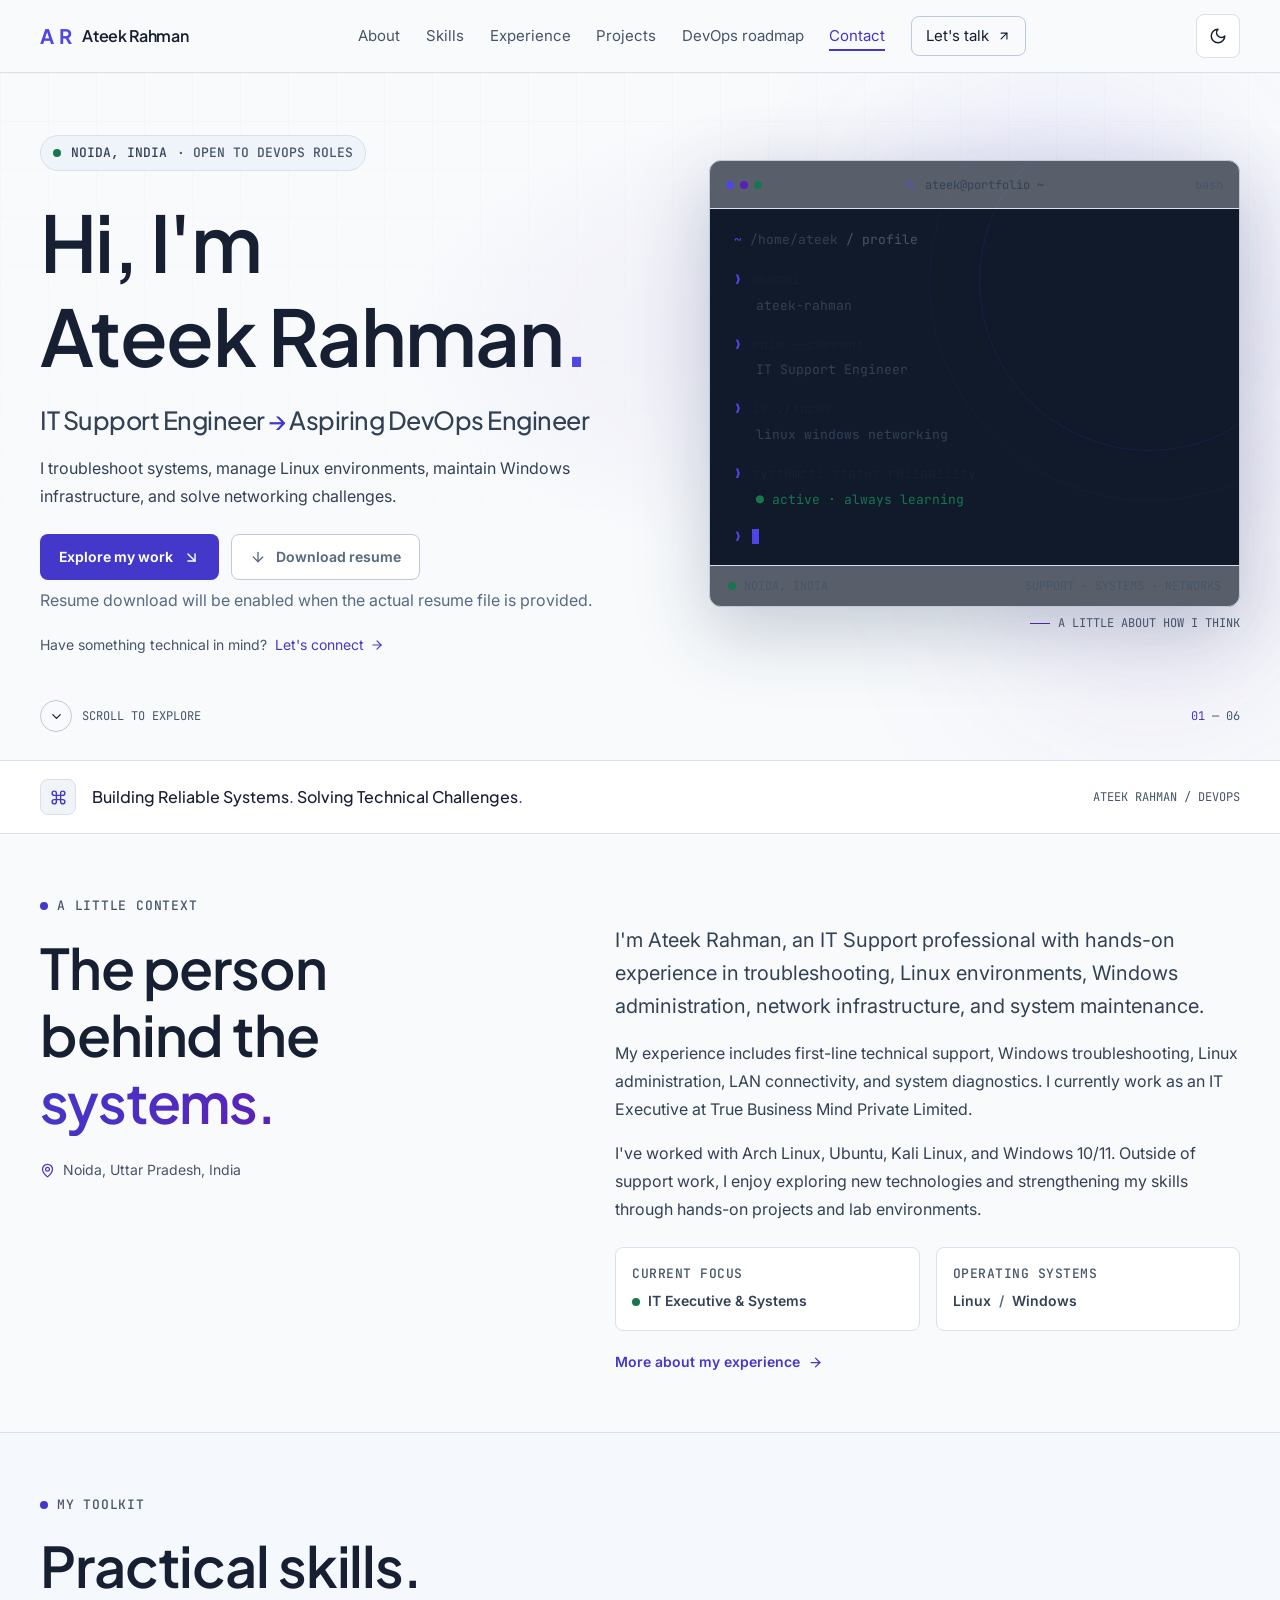
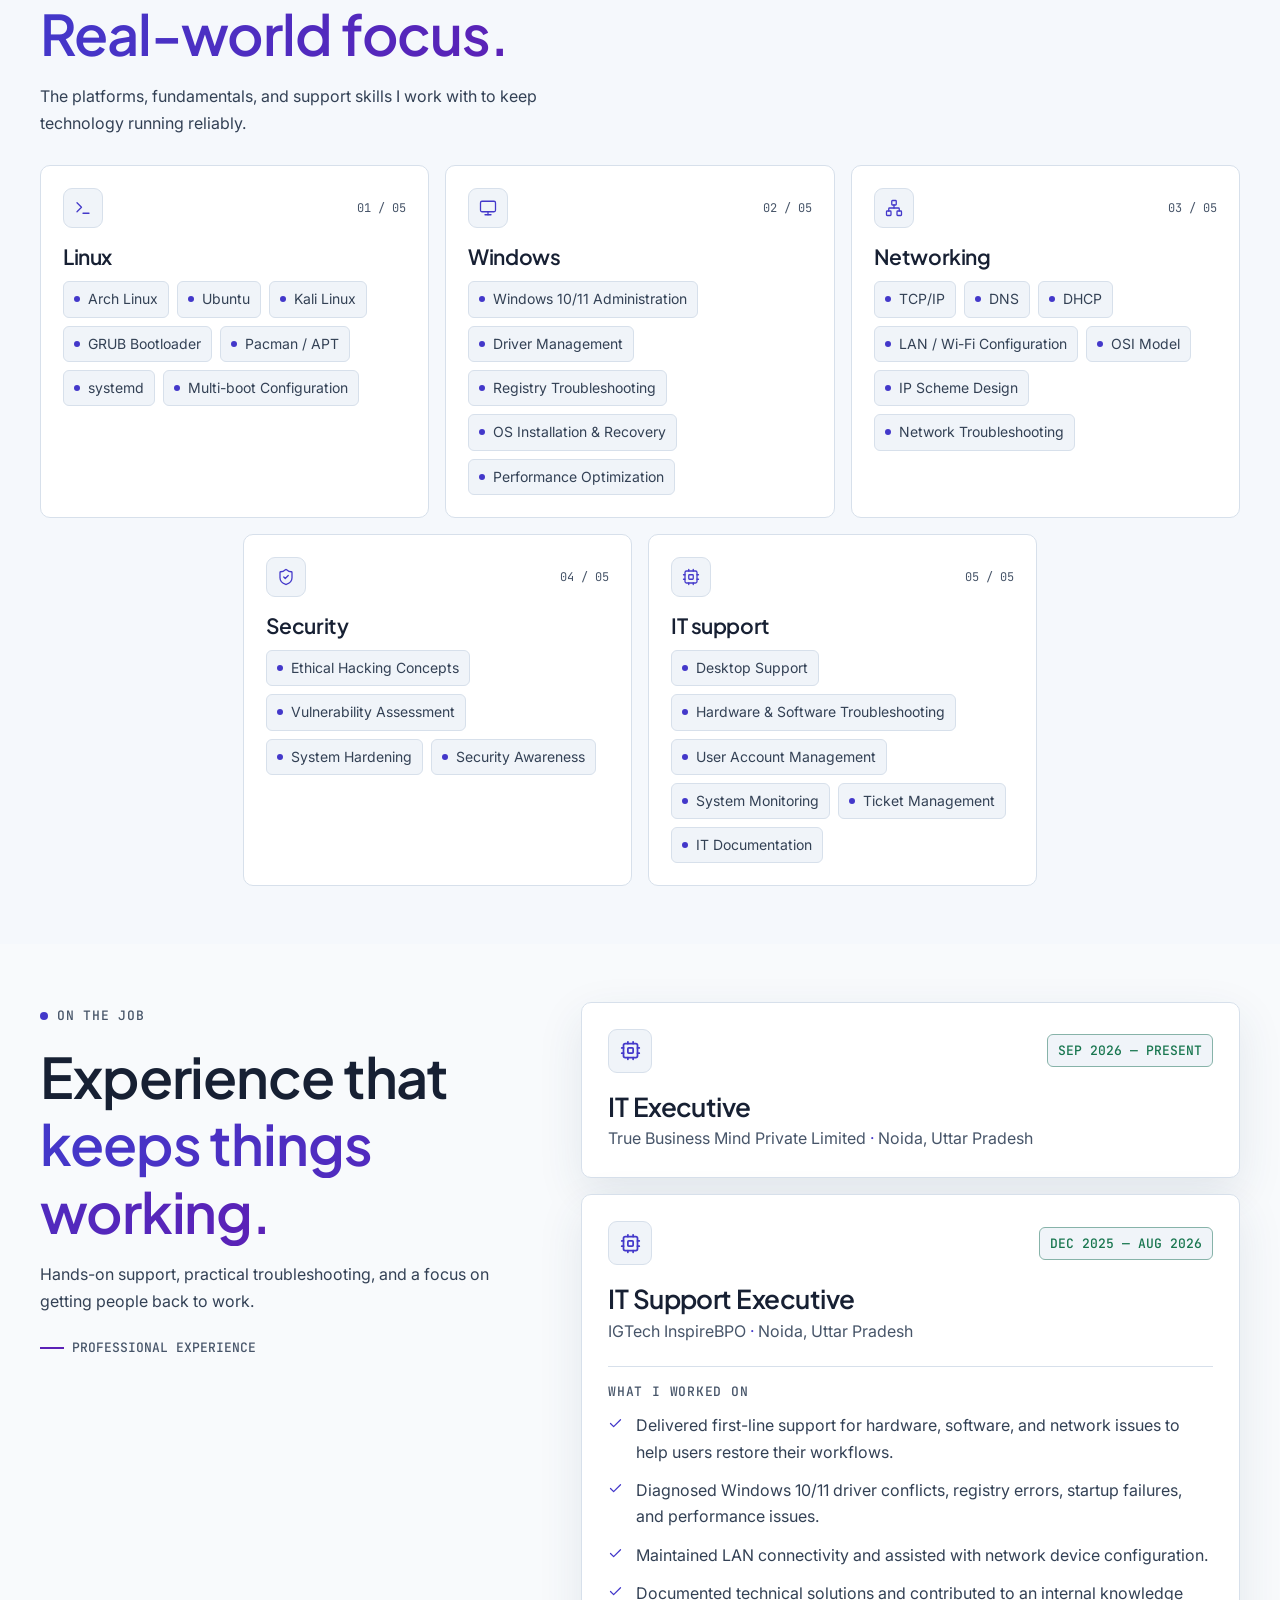
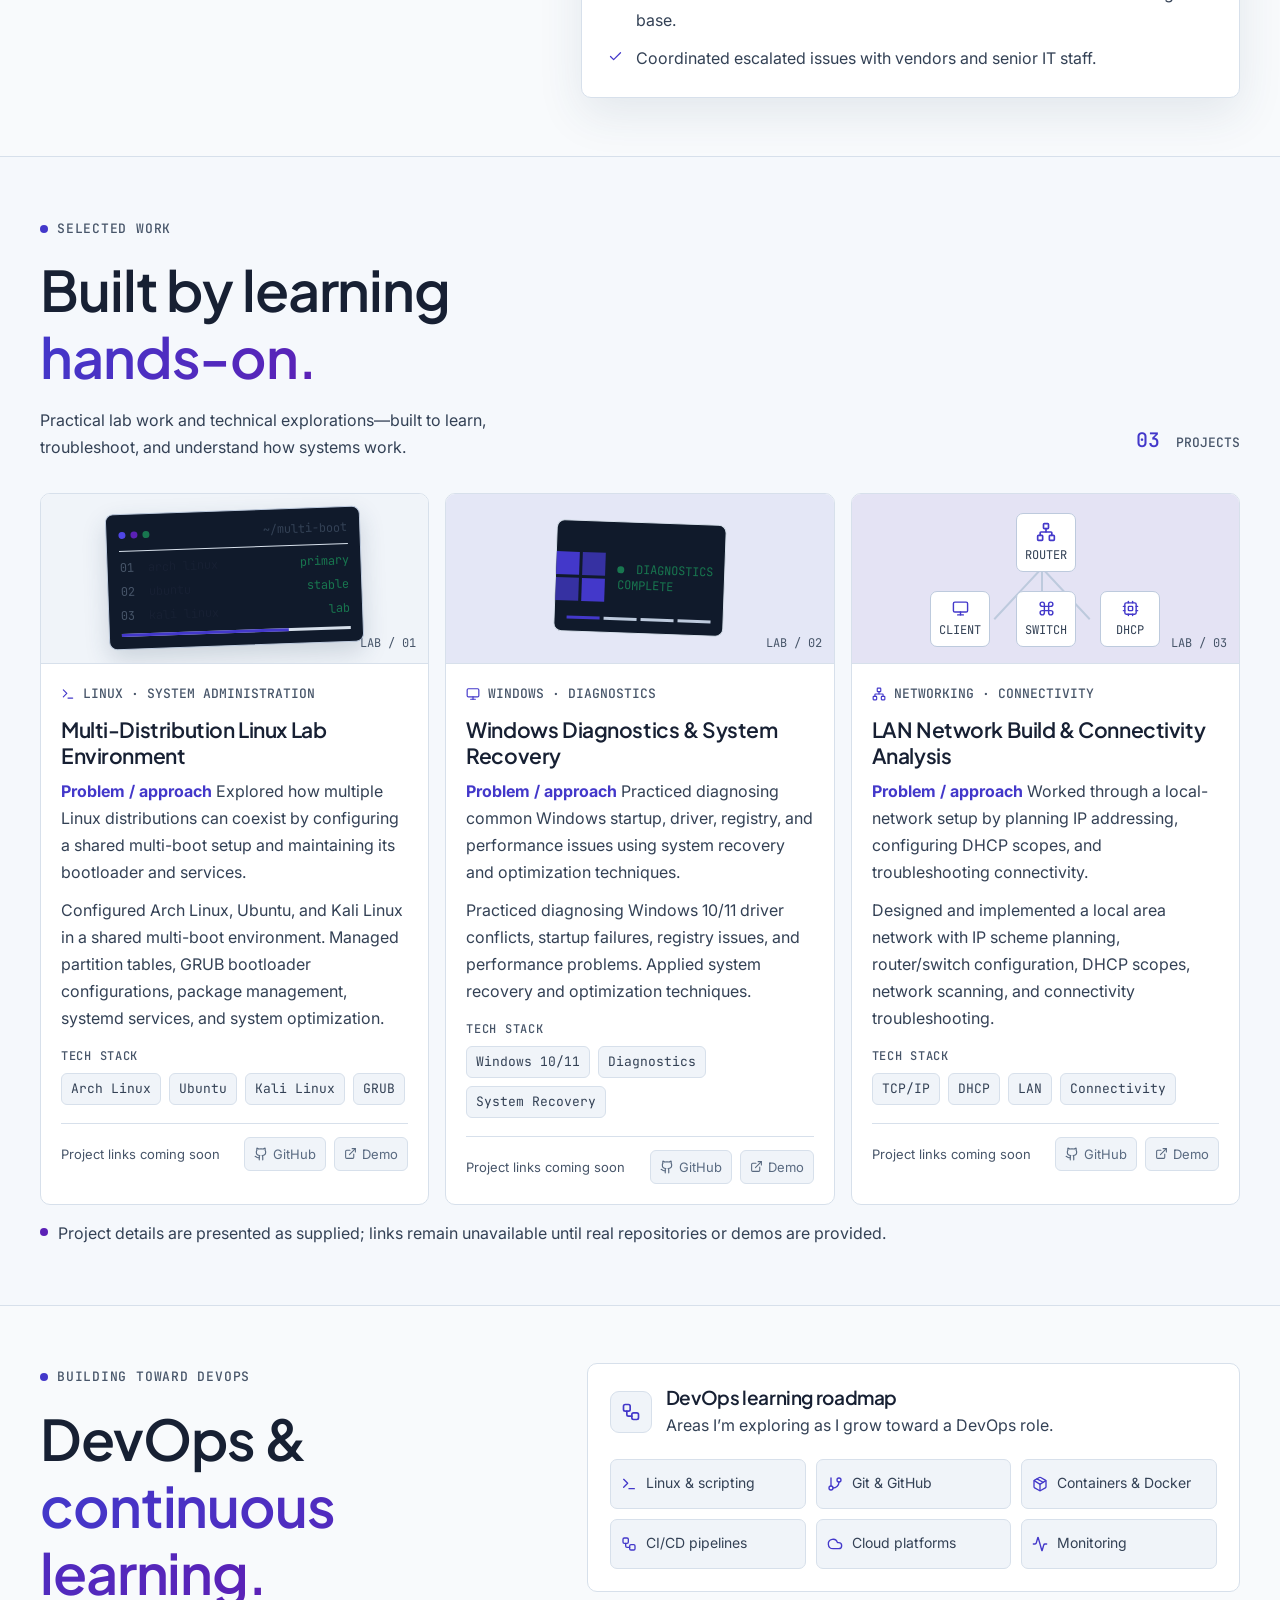
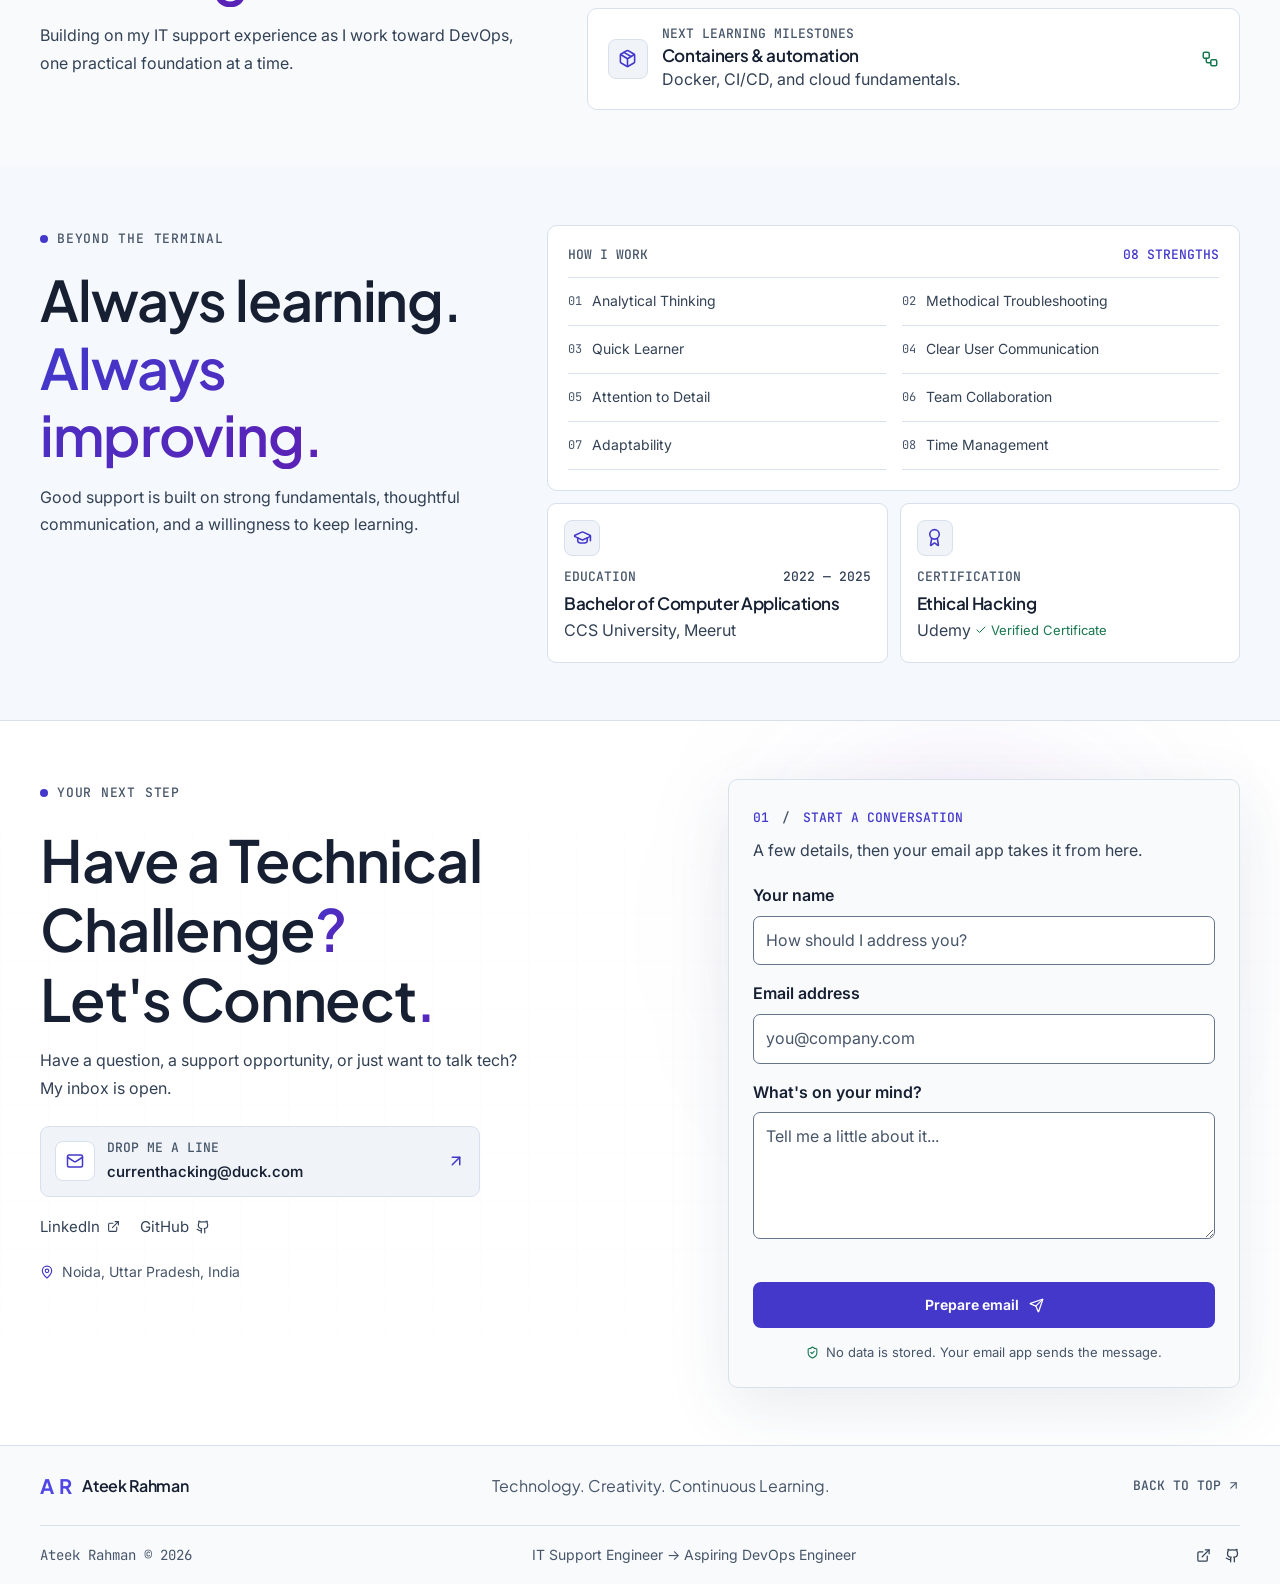
<file: index.html>
<!doctype html>
<html lang="en">
  <head><meta name="google-site-verification" content="1L6IphFk2gnOPIhrd0Ub6ZtjNwcolWRlRJQWsFuO0o8" />
    <meta charset="UTF-8" />
    <meta name="viewport" content="width=device-width, initial-scale=1.0" />
    <meta name="theme-color" content="#080b12" />
    <meta
      name="description"
      content="Ateek Rahman is an IT Support Engineer aspiring to DevOps Engineer roles. Explore his hands-on work in Linux, Windows, networking, and DevOps learning."
    />
    <meta name="robots" content="index, follow" />
    <script>
      const savedTheme = localStorage.getItem("portfolio-theme");
      document.documentElement.dataset.theme =
        savedTheme === "light" || savedTheme === "dark"
          ? savedTheme
          : window.matchMedia("(prefers-color-scheme: light)").matches
            ? "light"
            : "dark";
    </script>
    <meta property="og:type" content="website" />
    <meta property="og:locale" content="en_IN" />
    <meta property="og:site_name" content="Ateek Rahman" />
    <meta property="og:title" content="Ateek Rahman — IT Support Engineer & Aspiring DevOps Engineer" />
    <meta
      property="og:description"
      content="IT Support Engineer → Aspiring DevOps Engineer. Building reliable systems and growing into DevOps."
    />
    <meta property="og:url" content="https://archdyne.github.io" />
    <meta name="twitter:card" content="summary" />
    <meta name="twitter:title" content="Ateek Rahman — IT Support Engineer & Aspiring DevOps Engineer" />
    <meta
      name="twitter:description"
      content="IT Support Engineer → Aspiring DevOps Engineer. Building reliable systems and growing into DevOps."
    />
    <link rel="canonical" href="https://archdyne.github.io" />
    <link rel="icon" type="image/svg+xml" href="/favicon.svg" />
    <link rel="preconnect" href="https://fonts.googleapis.com" />
    <link rel="preconnect" href="https://fonts.gstatic.com" crossorigin />
    <link
      href="https://fonts.googleapis.com/css2?family=Inter:wght@400;500;600;700&family=JetBrains+Mono:wght@400;500;600&family=Plus+Jakarta+Sans:wght@400;500;600;700&display=swap"
      rel="stylesheet"
    />
    <title>Ateek Rahman — IT Support Engineer &amp; Aspiring DevOps Engineer</title>
    <script type="module" crossorigin src="/assets/index-BVsHJU5A.js"></script>
    <link rel="stylesheet" crossorigin href="/assets/index-DnHUOJtV.css">
  </head>
  <body>
    <div id="root"></div>
  </body>
</html>
</file>
<file: assets/index-DnHUOJtV.css>
*,:before,:after{--tw-border-spacing-x: 0;--tw-border-spacing-y: 0;--tw-translate-x: 0;--tw-translate-y: 0;--tw-rotate: 0;--tw-skew-x: 0;--tw-skew-y: 0;--tw-scale-x: 1;--tw-scale-y: 1;--tw-pan-x: ;--tw-pan-y: ;--tw-pinch-zoom: ;--tw-scroll-snap-strictness: proximity;--tw-gradient-from-position: ;--tw-gradient-via-position: ;--tw-gradient-to-position: ;--tw-ordinal: ;--tw-slashed-zero: ;--tw-numeric-figure: ;--tw-numeric-spacing: ;--tw-numeric-fraction: ;--tw-ring-inset: ;--tw-ring-offset-width: 0px;--tw-ring-offset-color: #fff;--tw-ring-color: rgb(59 130 246 / .5);--tw-ring-offset-shadow: 0 0 #0000;--tw-ring-shadow: 0 0 #0000;--tw-shadow: 0 0 #0000;--tw-shadow-colored: 0 0 #0000;--tw-blur: ;--tw-brightness: ;--tw-contrast: ;--tw-grayscale: ;--tw-hue-rotate: ;--tw-invert: ;--tw-saturate: ;--tw-sepia: ;--tw-drop-shadow: ;--tw-backdrop-blur: ;--tw-backdrop-brightness: ;--tw-backdrop-contrast: ;--tw-backdrop-grayscale: ;--tw-backdrop-hue-rotate: ;--tw-backdrop-invert: ;--tw-backdrop-opacity: ;--tw-backdrop-saturate: ;--tw-backdrop-sepia: ;--tw-contain-size: ;--tw-contain-layout: ;--tw-contain-paint: ;--tw-contain-style: }::backdrop{--tw-border-spacing-x: 0;--tw-border-spacing-y: 0;--tw-translate-x: 0;--tw-translate-y: 0;--tw-rotate: 0;--tw-skew-x: 0;--tw-skew-y: 0;--tw-scale-x: 1;--tw-scale-y: 1;--tw-pan-x: ;--tw-pan-y: ;--tw-pinch-zoom: ;--tw-scroll-snap-strictness: proximity;--tw-gradient-from-position: ;--tw-gradient-via-position: ;--tw-gradient-to-position: ;--tw-ordinal: ;--tw-slashed-zero: ;--tw-numeric-figure: ;--tw-numeric-spacing: ;--tw-numeric-fraction: ;--tw-ring-inset: ;--tw-ring-offset-width: 0px;--tw-ring-offset-color: #fff;--tw-ring-color: rgb(59 130 246 / .5);--tw-ring-offset-shadow: 0 0 #0000;--tw-ring-shadow: 0 0 #0000;--tw-shadow: 0 0 #0000;--tw-shadow-colored: 0 0 #0000;--tw-blur: ;--tw-brightness: ;--tw-contrast: ;--tw-grayscale: ;--tw-hue-rotate: ;--tw-invert: ;--tw-saturate: ;--tw-sepia: ;--tw-drop-shadow: ;--tw-backdrop-blur: ;--tw-backdrop-brightness: ;--tw-backdrop-contrast: ;--tw-backdrop-grayscale: ;--tw-backdrop-hue-rotate: ;--tw-backdrop-invert: ;--tw-backdrop-opacity: ;--tw-backdrop-saturate: ;--tw-backdrop-sepia: ;--tw-contain-size: ;--tw-contain-layout: ;--tw-contain-paint: ;--tw-contain-style: }*,:before,:after{box-sizing:border-box;border-width:0;border-style:solid;border-color:#e5e7eb}:before,:after{--tw-content: ""}html,:host{line-height:1.5;-webkit-text-size-adjust:100%;-moz-tab-size:4;-o-tab-size:4;tab-size:4;font-family:Inter,system-ui,sans-serif;font-feature-settings:normal;font-variation-settings:normal;-webkit-tap-highlight-color:transparent}body{margin:0;line-height:inherit}hr{height:0;color:inherit;border-top-width:1px}abbr:where([title]){-webkit-text-decoration:underline dotted;text-decoration:underline dotted}h1,h2,h3,h4,h5,h6{font-size:inherit;font-weight:inherit}a{color:inherit;text-decoration:inherit}b,strong{font-weight:bolder}code,kbd,samp,pre{font-family:JetBrains Mono,ui-monospace,monospace;font-feature-settings:normal;font-variation-settings:normal;font-size:1em}small{font-size:80%}sub,sup{font-size:75%;line-height:0;position:relative;vertical-align:baseline}sub{bottom:-.25em}sup{top:-.5em}table{text-indent:0;border-color:inherit;border-collapse:collapse}button,input,optgroup,select,textarea{font-family:inherit;font-feature-settings:inherit;font-variation-settings:inherit;font-size:100%;font-weight:inherit;line-height:inherit;letter-spacing:inherit;color:inherit;margin:0;padding:0}button,select{text-transform:none}button,input:where([type=button]),input:where([type=reset]),input:where([type=submit]){-webkit-appearance:button;background-color:transparent;background-image:none}:-moz-focusring{outline:auto}:-moz-ui-invalid{box-shadow:none}progress{vertical-align:baseline}::-webkit-inner-spin-button,::-webkit-outer-spin-button{height:auto}[type=search]{-webkit-appearance:textfield;outline-offset:-2px}::-webkit-search-decoration{-webkit-appearance:none}::-webkit-file-upload-button{-webkit-appearance:button;font:inherit}summary{display:list-item}blockquote,dl,dd,h1,h2,h3,h4,h5,h6,hr,figure,p,pre{margin:0}fieldset{margin:0;padding:0}legend{padding:0}ol,ul,menu{list-style:none;margin:0;padding:0}dialog{padding:0}textarea{resize:vertical}input::-moz-placeholder,textarea::-moz-placeholder{opacity:1;color:#9ca3af}input::placeholder,textarea::placeholder{opacity:1;color:#9ca3af}button,[role=button]{cursor:pointer}:disabled{cursor:default}img,svg,video,canvas,audio,iframe,embed,object{display:block;vertical-align:middle}img,video{max-width:100%;height:auto}[hidden]:where(:not([hidden=until-found])){display:none}.visible{visibility:visible}.grow{flex-grow:1}.transform{transform:translate(var(--tw-translate-x),var(--tw-translate-y)) rotate(var(--tw-rotate)) skew(var(--tw-skew-x)) skewY(var(--tw-skew-y)) scaleX(var(--tw-scale-x)) scaleY(var(--tw-scale-y))}.resize{resize:both}.\!ring{--tw-ring-offset-shadow: var(--tw-ring-inset) 0 0 0 var(--tw-ring-offset-width) var(--tw-ring-offset-color) !important;--tw-ring-shadow: var(--tw-ring-inset) 0 0 0 calc(3px + var(--tw-ring-offset-width)) var(--tw-ring-color) !important;box-shadow:var(--tw-ring-offset-shadow),var(--tw-ring-shadow),var(--tw-shadow, 0 0 #0000)!important}.ring{--tw-ring-offset-shadow: var(--tw-ring-inset) 0 0 0 var(--tw-ring-offset-width) var(--tw-ring-offset-color);--tw-ring-shadow: var(--tw-ring-inset) 0 0 0 calc(3px + var(--tw-ring-offset-width)) var(--tw-ring-color);box-shadow:var(--tw-ring-offset-shadow),var(--tw-ring-shadow),var(--tw-shadow, 0 0 #0000)}.blur{--tw-blur: blur(8px);filter:var(--tw-blur) var(--tw-brightness) var(--tw-contrast) var(--tw-grayscale) var(--tw-hue-rotate) var(--tw-invert) var(--tw-saturate) var(--tw-sepia) var(--tw-drop-shadow)}.filter{filter:var(--tw-blur) var(--tw-brightness) var(--tw-contrast) var(--tw-grayscale) var(--tw-hue-rotate) var(--tw-invert) var(--tw-saturate) var(--tw-sepia) var(--tw-drop-shadow)}.transition{transition-property:color,background-color,border-color,text-decoration-color,fill,stroke,opacity,box-shadow,transform,filter,backdrop-filter;transition-timing-function:cubic-bezier(.4,0,.2,1);transition-duration:.15s}:root{font-family:Inter,system-ui,sans-serif;font-synthesis:none;text-rendering:optimizeLegibility;-webkit-font-smoothing:antialiased;-moz-osx-font-smoothing:grayscale;font-optical-sizing:auto;font-weight:400;color-scheme:dark;--page: #080b12;--surface: #0c111b;--surface-raised: #101725;--surface-inset: #090e17;--text: #f3f6fb;--text-secondary: #c3ccda;--text-muted: #b6c1d2;--text-faint: #aeb9ca;--border: #283242;--border-strong: #37445a;--input-border: #64748b;--accent: #82dcff;--accent-strong: #45a8e8;--accent-secondary: #aaa1ff;--button-primary: #155eaa;--success: #77d9a8;--error: #ff8585;--hover-glow: color-mix(in srgb, var(--accent-strong) 34%, transparent);--on-accent: #080b12;--pill: #111b29;--terminal-bg: #080d15;--shadow: #000000;--font-display: "Plus Jakarta Sans", system-ui, sans-serif;--font-body: "Inter", system-ui, sans-serif;--font-mono: "JetBrains Mono", monospace;--ease: cubic-bezier(.4, 0, .2, 1);--fast: .15s;--base: .25s;--stagger: 80ms;--content-width: 1200px;--section-space: clamp(40px, 4.5vw, 60px);color:var(--text);background:var(--page)}:root[data-theme=light]{color-scheme:light;--page: #f8fafc;--surface: #ffffff;--surface-raised: #f0f4f9;--surface-inset: #f5f8fc;--text: #172033;--text-secondary: #334155;--text-muted: #475569;--text-faint: #596a81;--border: #d7e0eb;--border-strong: #bdcadd;--input-border: #64748b;--accent: #4f46e5;--accent-strong: #4338ca;--accent-secondary: #5b21b6;--button-primary: #4338ca;--success: #18764f;--error: #b42318;--hover-glow: color-mix(in srgb, var(--accent-strong) 28%, transparent);--on-accent: #ffffff;--pill: #eef4fa;--terminal-bg: #101a2b;--shadow: #28415e}*{box-sizing:border-box}em,i{font-style:normal}html{scroll-behavior:smooth;scroll-padding-top:88px}body{min-width:320px;margin:0;color:var(--text);background:var(--page);font:400 16px/1.6 var(--font-body)}body,button,input,textarea{font-family:var(--font-body)}button,a{-webkit-tap-highlight-color:transparent}button{color:inherit}a{color:inherit;text-decoration:none}img{display:block;max-width:100%}::-moz-selection{color:var(--page);background:var(--accent)}::selection{color:var(--page);background:var(--accent)}:focus-visible{outline:3px solid var(--accent-strong);outline-offset:4px}.site-shell{overflow:clip}.scroll-progress{position:fixed;z-index:30;inset:0 0 auto;height:3px;background:var(--accent-strong);transform:scaleX(0);transform-origin:left center;pointer-events:none}:where(:root[data-motion-ready=true]) [data-reveal],:where(:root[data-motion-ready=true]) [data-reveal=stagger]>*{opacity:0;transform:translateY(24px)}:where(:root[data-motion-ready=true]) [data-reveal].is-visible,:where(:root[data-motion-ready=true]) [data-reveal=stagger]>.is-visible{opacity:1;transform:translateY(0);transition:transform var(--base) var(--ease),opacity var(--base) var(--ease);transition-delay:var(--reveal-delay, 0ms)}.page-container{width:min(var(--content-width),calc(100% - 48px));margin-inline:auto}.skip-link{position:fixed;z-index:20;top:8px;left:8px;transform:translateY(-150%);padding:8px 16px;border-radius:8px;color:var(--page);background:var(--accent);font-weight:700}.skip-link:focus{transform:translateY(0)}.site-header{position:sticky;z-index:10;top:0;border-bottom:1px solid var(--border);background:var(--page)}:root[data-scrolled=true] .site-header{background:color-mix(in srgb,var(--page) 86%,transparent);-webkit-backdrop-filter:blur(16px);backdrop-filter:blur(16px)}.header-inner{width:min(var(--content-width),calc(100% - 48px));min-height:72px;display:flex;align-items:center;justify-content:space-between;gap:16px;margin-inline:auto}.brand-mark{flex:0 0 auto;display:inline-flex;align-items:center;gap:10px;font:600 16px/1.2 var(--font-display);letter-spacing:-.02em}.brand-symbol{color:var(--accent);font:700 20px/1 var(--font-display);letter-spacing:.02em;white-space:pre}.brand-symbol>span{color:var(--accent-secondary)}.main-nav{display:flex;align-items:center;justify-content:flex-end;gap:clamp(12px,2vw,26px)}.main-nav>a{position:relative;min-height:44px;display:inline-flex;align-items:center;color:var(--text-muted);font-size:15px}.main-nav>a:not(.nav-cta):after{position:absolute;right:0;bottom:7px;left:0;height:2px;background:var(--accent-strong);content:"";opacity:0;transform:scaleX(0);transform-origin:left center;transition:transform var(--base) var(--ease),opacity var(--fast) var(--ease)}.main-nav>a:not(.nav-cta):hover:after,.main-nav>a:not(.nav-cta):focus-visible:after,.main-nav>a:not(.nav-cta):active:after,.main-nav>a[aria-current=location]:after{opacity:1;transform:scaleX(1)}.main-nav>a:hover,.main-nav>a[aria-current=location]{color:var(--accent-strong)}.main-nav .nav-cta{min-height:40px;gap:8px;padding:0 14px;border:1px solid var(--border-strong);border-radius:8px;color:var(--text)}.main-nav .nav-cta:hover{border-color:var(--accent-strong);color:var(--accent-strong)}.theme-toggle,.menu-toggle{width:44px;height:44px;flex:0 0 44px;display:inline-grid;place-items:center;padding:0;border:1px solid var(--border);border-radius:8px;color:var(--text);background:var(--surface);cursor:pointer}.theme-toggle:hover,.menu-toggle:hover{border-color:var(--accent-strong);color:var(--accent-strong)}.menu-toggle{display:none}.hero-section{position:relative;min-height:610px;display:flex;flex-direction:column;justify-content:center;padding:62px 0 28px;isolation:isolate;overflow:hidden;background:radial-gradient(ellipse at 75% 38%,color-mix(in srgb,var(--accent-secondary) 9%,transparent),transparent 42%)}.hero-grid-pattern,.contact-grid-pattern{position:absolute;z-index:-1;inset:0;opacity:.25;pointer-events:none;background-image:linear-gradient(color-mix(in srgb,var(--border-strong) 23%,transparent) 1px,transparent 1px),linear-gradient(90deg,color-mix(in srgb,var(--border-strong) 23%,transparent) 1px,transparent 1px);background-size:48px 48px;-webkit-mask-image:linear-gradient(to bottom,var(--shadow),transparent 95%);mask-image:linear-gradient(to bottom,var(--shadow),transparent 95%)}.hero-glow{position:absolute;z-index:-1;width:260px;height:260px;border-radius:50%;filter:blur(100px);pointer-events:none}.hero-glow-blue{top:8%;right:7%;background:color-mix(in srgb,var(--accent) 15%,transparent)}.hero-glow-violet{right:0;bottom:10%;background:color-mix(in srgb,var(--accent-secondary) 12%,transparent)}.hero-inner{position:relative;display:grid;grid-template-columns:1fr .9fr;align-items:center;gap:clamp(32px,7vw,80px)}.hero-copy{position:relative;z-index:1}.availability-pill{min-height:36px;display:inline-flex;align-items:center;gap:10px;padding:4px 12px;border:1px solid var(--border);border-radius:999px;color:var(--text-secondary);background:var(--pill);font:500 13px/1.4 var(--font-mono)}.availability-pill>span:first-child,.status-dot,.fact-dot{width:8px;height:8px;display:inline-block;flex:0 0 8px;border-radius:50%;background:var(--success)}.pill-location{color:var(--text-muted)}.hero-copy h1{margin:24px 0 12px;font:600 clamp(46px,7vw,78px)/1.2 var(--font-display);letter-spacing:-.02em}.hero-name{display:block;color:var(--text)}.hero-period{color:var(--accent)}.hero-mobile-break{display:none}.hero-role{margin:20px 0 0;color:var(--text-secondary);font:500 clamp(19px,2.4vw,25px)/1.45 var(--font-display);letter-spacing:-.02em}.hero-role span{color:var(--accent-strong)}.hero-description{max-width:540px;margin:16px 0 0;color:var(--text-secondary);font-size:16px;line-height:1.75}.hero-actions{display:flex;flex-wrap:wrap;align-items:center;gap:12px;margin-top:24px}.hero-resume-note{margin:8px 0 0;color:var(--text-faint);font-size:16px}.button{min-height:46px;display:inline-flex;align-items:center;justify-content:center;gap:10px;padding:0 18px;border:1px solid transparent;border-radius:8px;font-size:14px;font-weight:650;transition:transform var(--fast) var(--ease),opacity var(--fast) var(--ease);cursor:pointer}.button:hover:not(:disabled){transform:translateY(-2px)}.button-primary{color:#fff;background:var(--button-primary)}.button-secondary{border-color:var(--border-strong);color:var(--text);background:var(--surface)}.button-secondary:hover:not(:disabled){border-color:var(--accent-strong)}.resume-button:disabled{color:var(--text-faint);cursor:not-allowed}.hero-contact-link{display:flex;flex-wrap:wrap;align-items:center;gap:8px;margin-top:20px;color:var(--text-muted);font-size:14px}.hero-contact-link a{display:inline-flex;align-items:center;gap:6px;color:var(--accent-strong)}.hero-contact-link a:hover{text-decoration:underline}.hero-visual{position:relative;padding-bottom:24px}.terminal-card{position:relative;z-index:1;overflow:hidden;border:1px solid var(--border-strong);border-radius:12px;background:var(--terminal-bg);box-shadow:0 24px 72px color-mix(in srgb,var(--shadow) 25%,transparent)}.terminal-topbar{min-height:48px;display:grid;grid-template-columns:1fr auto 1fr;align-items:center;padding:0 16px;border-bottom:1px solid var(--border);background:color-mix(in srgb,var(--surface) 30%,transparent)}.terminal-lights{display:flex;gap:6px}.terminal-lights span,.art-top>span{width:8px;height:8px;border-radius:50%;background:var(--accent)}.terminal-lights span:nth-child(2),.art-top>span:nth-child(2){background:var(--accent-secondary)}.terminal-lights span:nth-child(3),.art-top>span:nth-child(3){background:var(--success)}.terminal-window-title{display:inline-flex;align-items:center;gap:7px;color:var(--text-secondary);font:12px var(--font-mono)}.terminal-window-title svg{color:var(--accent)}.terminal-topbar-right{justify-self:end;color:var(--text-muted);font:12px var(--font-mono)}.terminal-body{padding:22px 24px 0}.terminal-path{margin-bottom:22px;color:var(--text-secondary);font:13px var(--font-mono)}.terminal-path>span:first-child{color:var(--accent)}.terminal-path-muted{color:var(--text-muted)}.terminal-line{margin-bottom:18px;font:13px/1.6 var(--font-mono)}.terminal-command{display:flex;gap:10px;color:var(--text)}.terminal-chevron,.terminal-cursor-row>span{color:var(--accent)}.terminal-output{padding:5px 0 0 22px;color:var(--text-secondary)}.terminal-output-green{color:var(--success)}.terminal-cursor-row{display:flex;align-items:center;gap:10px;margin-bottom:20px;font:13px var(--font-mono)}.terminal-cursor-row i{width:7px;height:15px;background:var(--accent);animation:cursor-blink 1.15s step-end infinite}.terminal-status{display:flex;flex-wrap:wrap;justify-content:space-between;gap:8px;margin:0 -24px;padding:12px 18px;border-top:1px solid var(--border);color:var(--text-muted);background:color-mix(in srgb,var(--surface) 30%,transparent);font:12px var(--font-mono)}.terminal-status>span:first-child{display:inline-flex;align-items:center;gap:8px}.visual-caption{position:absolute;right:0;bottom:0;display:inline-flex;align-items:center;gap:8px;color:var(--text-muted);font:12px var(--font-mono)}.caption-line{width:20px;height:1px;background:var(--accent-secondary)}.terminal-orbit{position:absolute;z-index:-1;width:340px;height:340px;top:-50px;right:-80px;border:1px solid color-mix(in srgb,var(--accent-secondary) 20%,transparent);border-radius:50%}.orbit-two{width:440px;height:440px;top:-100px;right:-130px;opacity:.55}.hero-footer{display:flex;align-items:center;justify-content:space-between;margin-top:44px}.scroll-indicator{display:inline-flex;align-items:center;gap:10px;color:var(--text-muted);font:12px var(--font-mono)}.scroll-icon{width:32px;height:32px;display:grid;place-items:center;border:1px solid var(--border-strong);border-radius:50%;color:var(--text)}.hero-index{color:var(--text-muted);font:12px var(--font-mono)}.hero-index span{color:var(--accent-strong)}.intro-strip{border-block:1px solid var(--border);background:var(--surface)}.intro-strip-inner{min-height:72px;display:flex;align-items:center;gap:16px}.strip-icon{width:36px;height:36px;flex:0 0 36px;display:grid;place-items:center;border:1px solid var(--border);border-radius:8px;color:var(--accent-strong);background:var(--surface-raised)}.intro-strip p{margin:0;color:var(--text);font:500 16px/1.5 var(--font-display)}.intro-strip p span{color:var(--accent-strong)}.strip-note{margin-left:auto;color:var(--text-muted);font:12px var(--font-mono)}.section{position:relative;padding-block:var(--section-space)}.section-bordered{border-top:1px solid var(--border)}.section-heading .eyebrow,.eyebrow{display:inline-flex;align-items:center;gap:9px;color:var(--text-muted);font:500 13px/1.5 var(--font-mono);letter-spacing:.06em}.eyebrow-dot{width:8px;height:8px;flex:0 0 8px;border-radius:50%;background:var(--accent-strong)}.section-heading h2{margin:16px 0 0;color:var(--text);font:600 clamp(36px,5vw,56px)/1.2 var(--font-display);letter-spacing:-.02em}.gradient-text{background-image:linear-gradient(110deg,var(--accent-strong),var(--accent-secondary));background-clip:text;-webkit-background-clip:text;color:transparent;-webkit-text-fill-color:transparent}.section-heading>p{max-width:530px;margin:16px 0 0;color:var(--text-secondary);font-size:16px;line-height:1.7}.about-layout{display:grid;grid-template-columns:.9fr 1.1fr;gap:clamp(28px,5vw,64px)}.about-heading{position:sticky;top:104px;align-self:start}.about-location{display:flex;align-items:center;gap:8px;margin-top:24px;color:var(--text-muted);font-size:14px}.about-location svg{color:var(--accent-strong)}.about-content{padding-top:32px}.about-lead{margin:0;color:var(--text-secondary);font:400 20px/1.65 var(--font-body)}.about-copy{margin:16px 0 0;color:var(--text-secondary);font-size:16px;line-height:1.75}.about-facts{display:grid;grid-template-columns:1fr 1fr;gap:16px;margin-top:24px}.fact-card{min-height:84px;display:flex;flex-direction:column;justify-content:center;gap:8px;padding:16px;border:1px solid var(--border);border-radius:8px;background:var(--surface)}.fact-label{color:var(--text-muted);font:500 13px var(--font-mono);letter-spacing:.04em}.fact-value{display:inline-flex;align-items:center;gap:8px;color:var(--text-secondary);font-size:14px;font-weight:600}.fact-separator{color:var(--text-faint)}.text-link{display:inline-flex;align-items:center;gap:8px;margin-top:20px;color:var(--accent-strong);font-size:14px;font-weight:600}.text-link:hover{text-decoration:underline}.skills-section{background:var(--surface-inset)}.skills-grid{display:grid;grid-template-columns:repeat(6,minmax(0,1fr));grid-auto-rows:1fr;align-items:stretch;gap:16px;margin-top:28px}.skill-card{grid-column:span 2;display:flex;flex-direction:column;padding:22px;border:1px solid var(--border);border-radius:10px;background:var(--surface);transition:transform var(--fast) var(--ease),opacity var(--fast) var(--ease)}.skill-card:nth-last-child(2){grid-column:2 / span 2}.skill-card:hover{transform:translateY(-3px);border-color:var(--accent-strong);box-shadow:0 12px 30px color-mix(in srgb,var(--shadow) 11%,transparent)}.skill-card-top{display:flex;align-items:center;justify-content:space-between}.skill-icon{width:40px;height:40px;display:grid;place-items:center;border:1px solid var(--border);border-radius:9px;color:var(--accent-strong);background:var(--surface-raised)}.skill-number{color:var(--text-muted);font:12px var(--font-mono)}.skill-card h3{margin:16px 0 12px;color:var(--text);font:600 21px/1.2 var(--font-display);letter-spacing:-.02em}.skill-card ul{display:flex;flex-wrap:wrap;align-content:flex-start;gap:8px;margin:0;padding:0;list-style:none}.skill-card li{max-width:100%;display:inline-flex;align-items:center;gap:8px;padding:7px 10px;border:1px solid var(--border);border-radius:6px;color:var(--text-secondary);background:var(--surface-raised);font-size:14px;line-height:1.45}.skill-bullet{width:6px;height:6px;flex:0 0 6px;border-radius:50%;background:var(--accent-strong)}.experience-layout{display:grid;grid-template-columns:.84fr 1.16fr;align-items:start;gap:clamp(28px,5vw,64px)}.experience-list{display:grid;gap:16px}.experience-card-current{align-self:start}.experience-note{display:flex;align-items:center;gap:8px;margin-top:24px;color:var(--text-muted);font:500 13px var(--font-mono)}.note-line{width:24px;height:2px;background:var(--accent-secondary)}.experience-card{padding:26px;border:1px solid var(--border);border-radius:10px;background:var(--surface);box-shadow:0 16px 46px color-mix(in srgb,var(--shadow) 10%,transparent);transition:transform var(--fast) var(--ease),opacity var(--fast) var(--ease)}.experience-card-top{display:flex;align-items:center;justify-content:space-between;gap:12px}.experience-company-mark{width:44px;height:44px;display:grid;place-items:center;border:1px solid var(--border);border-radius:9px;color:var(--accent-strong);background:var(--surface-raised)}.experience-date{padding:7px 10px;border:1px solid color-mix(in srgb,var(--success) 42%,var(--border));border-radius:6px;color:var(--success);background:var(--surface-raised);font:500 13px var(--font-mono)}.experience-card h3{margin:18px 0 4px;color:var(--text);font:600 26px/1.2 var(--font-display);letter-spacing:-.02em}.experience-company{color:var(--text-muted);font-size:16px}.experience-company span{color:var(--accent-strong)}.experience-divider{height:1px;margin:22px 0 16px;background:var(--border)}.experience-card h4{margin:0 0 12px;color:var(--text-muted);font:500 13px var(--font-mono);letter-spacing:.06em}.responsibility-list{display:grid;gap:12px;margin:0;padding:0;list-style:none}.responsibility-list li{display:grid;grid-template-columns:20px 1fr;align-items:start;gap:8px;color:var(--text-secondary);font-size:16px;line-height:1.65}.responsibility-list svg{margin-top:4px;color:var(--accent-strong)}.projects-section{background:var(--surface-inset)}.projects-heading-row{display:flex;align-items:end;justify-content:space-between;gap:20px}.projects-count{margin-bottom:8px;color:var(--text-muted);font:500 13px var(--font-mono)}.projects-count span{margin-right:8px;color:var(--accent-strong);font-size:20px}.projects-grid{display:grid;grid-template-columns:repeat(3,minmax(0,1fr));align-items:stretch;gap:16px;margin-top:32px}.project-card{min-width:0;overflow:hidden;border:1px solid var(--border);border-radius:10px;background:var(--surface);transition:transform var(--fast) var(--ease),opacity var(--fast) var(--ease)}.project-card:hover{transform:translateY(-3px);border-color:var(--accent-strong);box-shadow:0 16px 40px color-mix(in srgb,var(--shadow) 12%,transparent)}.project-visual{position:relative;height:170px;display:grid;place-items:center;overflow:hidden;border-bottom:1px solid var(--border);background:var(--surface-raised)}.project-windows .project-visual{background:color-mix(in srgb,var(--accent-strong) 7%,var(--surface-raised))}.project-network .project-visual{background:color-mix(in srgb,var(--accent-secondary) 8%,var(--surface-raised))}.project-terminal-art{width:68%;max-width:255px;padding:12px;border:1px solid var(--border-strong);border-radius:8px;background:var(--terminal-bg);box-shadow:0 10px 24px color-mix(in srgb,var(--shadow) 18%,transparent);transform:rotate(-2deg)}.art-top{display:flex;align-items:center;gap:5px;padding-bottom:8px;border-bottom:1px solid var(--border)}.art-top>span{width:7px;height:7px}.art-top>i{margin-left:auto;color:var(--text-secondary);font:normal 12px var(--font-mono)}.art-row{display:grid;grid-template-columns:22px 1fr auto;align-items:center;gap:6px;padding-top:8px;font:12px var(--font-mono)}.art-row>b{color:var(--text-muted);font-weight:400}.art-row>span{color:var(--text)}.art-row>em{color:var(--success);font-size:12px;font-style:normal}.art-loader{height:3px;margin-top:10px;background:var(--border)}.art-loader span{width:73%;height:100%;display:block;background:var(--accent-strong)}.project-art-index{position:absolute;right:12px;bottom:12px;color:var(--text-muted);font:12px var(--font-mono)}.windows-art{position:relative;width:170px;height:112px;display:flex;align-items:center;justify-content:center;border:1px solid var(--border);border-radius:8px;background:var(--terminal-bg);transform:rotate(2deg)}.windows-mark{display:grid;grid-template-columns:23px 23px;grid-template-rows:23px 23px;gap:3px;margin-right:12px}.windows-mark span{background:var(--accent-strong)}.windows-mark span:nth-child(2),.windows-mark span:nth-child(3){opacity:.75}.windows-status{color:var(--success);font:12px var(--font-mono)}.windows-status .status-dot{width:7px;height:7px;margin-right:5px}.windows-bars{position:absolute;right:12px;bottom:12px;left:12px;display:flex;gap:4px;height:3px}.windows-bars i{flex:1;background:var(--border-strong)}.windows-bars i:first-child{background:var(--accent-strong)}.network-art{position:relative;width:230px;height:130px}.network-node{position:absolute;z-index:1;min-width:60px;display:flex;flex-direction:column;align-items:center;gap:5px;padding:8px;border:1px solid var(--border-strong);border-radius:7px;color:var(--accent-strong);background:var(--surface);font:12px var(--font-mono)}.network-node span{color:var(--text-secondary)}.node-router{top:0;left:86px}.node-device{top:78px;left:0}.node-switch{top:78px;left:86px}.node-server{top:78px;right:0}.network-line{position:absolute;z-index:0;height:2px;background:var(--border-strong);transform-origin:left center}.line-one{width:70px;top:54px;left:112px;transform:rotate(133deg)}.line-two{width:50px;top:54px;left:112px;transform:rotate(90deg)}.line-three{width:70px;top:54px;left:112px;transform:rotate(47deg)}.project-card-content{display:flex;flex-direction:column;padding:20px}.project-category{display:flex;align-items:center;gap:8px;color:var(--text-muted);font:500 13px/1.5 var(--font-mono)}.project-category svg{color:var(--accent-strong)}.project-card h3{margin:14px 0 10px;color:var(--text);font:600 21px/1.2 var(--font-display);letter-spacing:-.02em}.project-problem{margin:0 0 10px!important;color:var(--text-secondary)!important}.project-problem strong{color:var(--accent-strong)}.project-card-content>p{margin:0;color:var(--text-secondary);font-size:16px;line-height:1.7}.project-stack-label{margin-top:16px;color:var(--text-muted);font:500 12px/1.4 var(--font-mono);letter-spacing:.06em}.project-tags{display:flex;flex-wrap:wrap;gap:8px;margin-top:8px}.project-tags span{padding:6px 9px;border:1px solid var(--border);border-radius:6px;color:var(--text-secondary);background:var(--surface-raised);font:13px/1.4 var(--font-mono)}.project-card-bottom{min-height:48px;display:flex;align-items:center;justify-content:space-between;gap:8px;margin-top:18px;padding-top:12px;border-top:1px solid var(--border)}.project-links-note{color:var(--text-muted);font-size:13px}.project-links{display:flex;gap:8px}.project-links button{min-height:34px;display:inline-flex;align-items:center;gap:5px;padding:0 9px;border:1px solid var(--border);border-radius:6px;color:var(--text-faint);background:var(--surface-raised);font-size:13px;transition:transform var(--fast) var(--ease),opacity var(--fast) var(--ease)}.project-links button:disabled{cursor:not-allowed}.project-links button:disabled:hover{transform:translateY(-2px);opacity:.8}.project-disclaimer{display:flex;align-items:start;gap:10px;margin:16px 0 0;color:var(--text-secondary);font-size:16px}.project-disclaimer>span{width:8px;height:8px;flex:0 0 8px;margin-top:7px;border-radius:50%;background:var(--accent-secondary)}.devops-section{background:var(--page)}.devops-layout{display:grid;grid-template-columns:.85fr 1.15fr;align-items:start;gap:clamp(28px,5vw,64px)}.devops-content{display:grid;gap:16px}.learning-card,.certification-row{border:1px solid var(--border);border-radius:10px;background:var(--surface)}.learning-card{padding:22px}.learning-card-heading{display:flex;align-items:center;gap:14px}.learning-icon{width:42px;height:42px;flex:0 0 42px;display:grid;place-items:center;border:1px solid var(--border);border-radius:9px;color:var(--accent-strong);background:var(--surface-raised)}.learning-card-heading h3,.certification-row h3{margin:0;color:var(--text);font:600 19px/1.2 var(--font-display);letter-spacing:-.02em}.learning-card-heading p{margin:4px 0 0;color:var(--text-secondary);font-size:16px}.learning-grid{display:grid;grid-template-columns:repeat(3,minmax(0,1fr));gap:10px;margin-top:20px}.learning-item{min-height:50px;display:flex;align-items:center;gap:9px;padding:8px 10px;border:1px solid var(--border);border-radius:7px;color:var(--text-secondary);background:var(--surface-raised);font-size:14px}.learning-item svg{flex:0 0 auto;color:var(--accent-strong)}.certification-row{min-height:92px;display:flex;align-items:center;gap:14px;padding:16px 20px}.certification-row .credential-icon{width:40px;height:40px;flex:0 0 40px;display:grid;place-items:center;margin:0;border:1px solid var(--border);border-radius:8px;color:var(--accent-strong);background:var(--surface-raised)}.certification-row h3{margin-top:3px;font-size:17px}.certification-row p{margin:2px 0 0;color:var(--text-secondary);font-size:16px}.certification-check{margin-left:auto;color:var(--success)}.beyond-section{background:var(--surface-inset)}.beyond-layout{display:grid;grid-template-columns:.78fr 1.22fr;gap:clamp(28px,5vw,64px)}.strengths-card{padding:20px;border:1px solid var(--border);border-radius:10px;background:var(--surface)}.strengths-topline{display:flex;justify-content:space-between;padding-bottom:14px;border-bottom:1px solid var(--border);color:var(--text-muted);font:500 13px var(--font-mono)}.strengths-topline span:last-child{color:var(--accent-strong)}.strengths-grid{display:grid;grid-template-columns:1fr 1fr;gap:0 16px}.strength-item{min-height:48px;display:flex;align-items:center;gap:10px;border-bottom:1px solid var(--border);color:var(--text-secondary);font-size:14px}.strength-index{color:var(--text-muted);font:12px var(--font-mono)}.education-grid{display:grid;grid-template-columns:1fr 1fr;gap:12px;margin-top:12px}.credential-card{min-height:160px;padding:16px;border:1px solid var(--border);border-radius:9px;background:var(--surface)}.credential-icon{width:36px;height:36px;display:grid;place-items:center;margin-bottom:12px;border:1px solid var(--border);border-radius:8px;color:var(--accent-strong);background:var(--surface-raised)}.credential-eyebrow{display:flex;justify-content:space-between;color:var(--text-muted);font:500 13px var(--font-mono)}.credential-eyebrow>span{color:var(--text-secondary)}.credential-card h3{margin:8px 0 5px;color:var(--text);font:600 17px/1.2 var(--font-display);letter-spacing:-.02em}.credential-card p{margin:0;color:var(--text-secondary);font-size:16px}.verified-mark{display:inline-flex;align-items:center;gap:4px;color:var(--success);font-size:13px}.contact-section{position:relative;overflow:hidden;padding-block:var(--section-space);border-top:1px solid var(--border);background:var(--surface);isolation:isolate}.contact-grid-pattern{opacity:.16;-webkit-mask-image:linear-gradient(to bottom,transparent,var(--shadow) 25%,var(--shadow) 70%,transparent);mask-image:linear-gradient(to bottom,transparent,var(--shadow) 25%,var(--shadow) 70%,transparent)}.contact-glow{position:absolute;z-index:-1;top:8%;right:13%;width:300px;height:300px;border-radius:50%;background:color-mix(in srgb,var(--accent-secondary) 12%,transparent);filter:blur(100px)}.contact-container{display:grid;grid-template-columns:1fr .82fr;align-items:start;gap:clamp(28px,5vw,64px)}.contact-intro>h2{margin:20px 0 14px;color:var(--text);font:600 clamp(40px,5vw,58px)/1.2 var(--font-display);letter-spacing:-.02em}.contact-intro>p{max-width:480px;margin:0;color:var(--text-secondary);font-size:16px;line-height:1.7}.contact-email-button{width:min(100%,440px);min-height:70px;display:flex;align-items:center;gap:12px;margin-top:24px;padding:12px 14px;border:1px solid var(--border);border-radius:9px;color:inherit;background:var(--surface-raised);text-align:left;transition:transform var(--fast) var(--ease),opacity var(--fast) var(--ease)}.contact-email-button:hover{border-color:var(--accent-strong);transform:translateY(-3px)}.contact-email-icon{width:40px;height:40px;flex:0 0 40px;display:grid;place-items:center;border:1px solid var(--border);border-radius:8px;color:var(--accent-strong);background:var(--surface)}.contact-email-button>span:nth-child(2){min-width:0;display:grid;gap:4px}.contact-email-button small{color:var(--text-muted);font:500 13px var(--font-mono)}.contact-email-button strong{overflow-wrap:anywhere;color:var(--text);font-size:15px;font-weight:550}.contact-email-button>svg{flex:0 0 auto;margin-left:auto;color:var(--accent-strong)}.contact-socials{display:flex;flex-wrap:wrap;gap:20px;margin-top:18px}.contact-socials a{display:inline-flex;align-items:center;gap:7px;color:var(--text-secondary);font-size:15px}.contact-socials a:hover{color:var(--accent-strong)}.contact-location{display:flex;align-items:center;gap:8px;margin-top:22px;color:var(--text-muted);font-size:14px}.contact-location svg{color:var(--accent-strong)}.contact-form{padding:24px;border:1px solid var(--border);border-radius:10px;background:var(--page);box-shadow:0 20px 65px color-mix(in srgb,var(--shadow) 10%,transparent)}.form-heading{margin-bottom:20px}.form-heading>span{color:var(--accent-strong);font:500 13px var(--font-mono)}.form-heading>span i{margin-inline:5px;color:var(--text-muted);font-style:normal}.form-heading>p{margin:8px 0 0;color:var(--text-secondary);font-size:16px}.contact-form label{display:block;margin:16px 0 7px;color:var(--text);font-size:16px;font-weight:600}.contact-form input,.contact-form textarea{width:100%;min-height:48px;padding:11px 12px;border:1px solid var(--input-border);border-radius:7px;outline:none;color:var(--text);background:var(--surface);font-size:16px;transition:border-color var(--fast) var(--ease),box-shadow var(--fast) var(--ease)}.contact-form textarea{min-height:120px;resize:vertical;line-height:1.6}.contact-form input::-moz-placeholder,.contact-form textarea::-moz-placeholder{color:var(--text-muted);opacity:1}.contact-form input::placeholder,.contact-form textarea::placeholder{color:var(--text-muted);opacity:1}.contact-form input:focus,.contact-form textarea:focus{border-color:var(--accent-strong);box-shadow:0 0 0 3px color-mix(in srgb,var(--accent-strong) 19%,transparent)}.contact-form input:focus-visible,.contact-form textarea:focus-visible{outline:3px solid var(--accent-strong);outline-offset:2px}.contact-form input:invalid:not(:-moz-placeholder),.contact-form textarea:invalid:not(:-moz-placeholder){border-color:var(--error)}.contact-form input:invalid:not(:placeholder-shown),.contact-form textarea:invalid:not(:placeholder-shown){border-color:var(--error)}.form-note{min-height:24px;margin:8px 0 0;color:var(--success);font-size:16px;line-height:1.5}.form-note-error{color:var(--error)}.form-submit{width:100%;margin-top:4px}.form-privacy{display:flex;align-items:center;justify-content:center;gap:7px;margin-top:14px;color:var(--text-muted);font-size:13px}.form-privacy svg{color:var(--success)}.site-footer{border-top:1px solid var(--border);background:var(--page)}.footer-main{min-height:80px;display:flex;align-items:center;justify-content:space-between;gap:16px;border-bottom:1px solid var(--border)}.footer-main>p{color:var(--text-muted);font:16px var(--font-display)}.back-to-top{display:inline-flex;align-items:center;gap:6px;color:var(--text-muted);font:500 13px var(--font-mono)}.back-to-top:hover{color:var(--accent-strong)}.footer-bottom{min-height:58px;display:flex;align-items:center;justify-content:space-between;gap:16px;color:var(--text-muted);font-size:14px}.footer-bottom>span:first-child{font-family:var(--font-mono)}.footer-socials{display:flex;gap:14px}.footer-socials a{color:var(--text-secondary)}.footer-socials a:hover{color:var(--accent-strong)}.not-found-page{min-height:100vh;display:flex;flex-direction:column;align-items:center;justify-content:center;padding:24px;background:var(--page);text-align:center}.not-found-brand{margin-bottom:36px}.not-found-page h1{margin:16px 0 0;color:var(--accent-strong);font:600 clamp(100px,20vw,180px)/1.2 var(--font-display);letter-spacing:-.02em}.not-found-page>p{max-width:440px;margin:8px 0 20px;color:var(--text-muted);font-size:16px}.custom-cursor-dot,.custom-cursor-ring{position:fixed;z-index:9999;top:0;left:0;pointer-events:none;opacity:0}.custom-cursor-dot{width:8px;height:8px;border-radius:50%;background:var(--accent);transform:translate(-50%,-50%)}.custom-cursor-ring{width:36px;height:36px;border:1px solid var(--accent);border-radius:50%;background:transparent;mix-blend-mode:difference;transform:translate(-50%,-50%) scale(1);transition:transform var(--base) var(--ease),opacity var(--fast) var(--ease)}.custom-cursor-dot[data-visible=true],.custom-cursor-ring[data-visible=true]{opacity:1}.custom-cursor-dot[data-hover=true]{transform:translate(-50%,-50%) scale(.55)}.custom-cursor-ring[data-hover=true]{transform:translate(-50%,-50%) scale(1.35);border-color:var(--accent);background:color-mix(in srgb,var(--accent) 18%,transparent)}.custom-cursor-ring[data-pressed=true]{transform:translate(-50%,-50%) scale(.85)}.custom-cursor-ring[data-input=true]{border:0;border-radius:2px;background:var(--accent);transform:translate(-50%,-50%) scaleX(.06) scaleY(.65)}a,button,input,textarea,.terminal-card,.skill-card,.project-card,.experience-card,.fact-card,.learning-card,.certification-row,.credential-card,.strengths-card,.contact-form,.skill-card li,.project-tags span,.learning-item,.strength-item{transition:transform var(--fast) var(--ease),opacity var(--fast) var(--ease),color var(--fast) var(--ease),background-color var(--fast) var(--ease),border-color var(--fast) var(--ease),box-shadow var(--fast) var(--ease),text-shadow var(--fast) var(--ease)}.strip-icon,.scroll-icon,.skill-icon,.experience-company-mark,.project-terminal-art,.windows-art,.network-node,.learning-icon,.credential-icon,.contact-email-icon{transition:transform var(--fast) var(--ease),opacity var(--fast) var(--ease)}a:hover{color:var(--accent-strong);text-shadow:0 0 12px var(--hover-glow)}a.button-primary:hover,a.button-primary:focus-visible,button.button-primary:hover:not(:disabled){color:#fff}button:hover:not(:disabled){color:var(--accent-strong);text-shadow:0 0 12px var(--hover-glow)}.button:hover:not(:disabled),button:hover:not(:disabled),.contact-email-button:hover{box-shadow:0 0 0 1px var(--hover-glow),0 0 18px var(--hover-glow)}a:active,button:active:not(:disabled),input:active,textarea:active{transform:translateY(1px)}button:hover:not(:disabled),.theme-toggle:hover,.menu-toggle:hover{transform:translateY(-2px)}button:active:not(:disabled),.theme-toggle:active,.menu-toggle:active{transform:translateY(1px)}.terminal-card:hover,.skill-card:hover,.project-card:hover,.experience-card:hover,.fact-card:hover,.learning-card:hover,.certification-row:hover,.credential-card:hover,.strengths-card:hover,.contact-form:hover{transform:translateY(-3px)}.terminal-card:active,.skill-card:active,.project-card:active,.experience-card:active,.fact-card:active,.learning-card:active,.certification-row:active,.credential-card:active,.strengths-card:active,.contact-form:active{transform:translateY(-1px)}.terminal-card:focus-visible,.skill-card:focus-visible,.project-card:focus-visible,.experience-card:focus-visible,.fact-card:focus-visible,.learning-card:focus-visible,.certification-row:focus-visible,.credential-card:focus-visible,.strengths-card:focus-visible,.contact-form:focus-visible{outline:3px solid var(--accent-strong);outline-offset:4px}.skill-card li:hover,.project-tags span:hover,.learning-item:hover,.strength-item:hover{transform:translateY(-2px)}.skill-card li:active,.project-tags span:active,.learning-item:active,.strength-item:active{transform:translateY(1px)}.skill-card li:focus-visible,.project-tags span:focus-visible,.learning-item:focus-visible,.strength-item:focus-visible{outline:3px solid var(--accent-strong);outline-offset:2px}a:hover svg,button:hover:not(:disabled) svg,a:focus-visible svg,button:focus-visible svg{opacity:.8;transform:scale(1.08)}a:active svg,button:active:not(:disabled) svg{opacity:1;transform:scale(.94)}.strip-icon:hover,.scroll-icon:hover,.skill-icon:hover,.experience-company-mark:hover,.project-terminal-art:hover,.windows-art:hover,.network-node:hover,.learning-icon:hover,.credential-icon:hover,.contact-email-icon:hover{transform:translateY(-2px)}.strip-icon:active,.scroll-icon:active,.skill-icon:active,.experience-company-mark:active,.project-terminal-art:active,.windows-art:active,.network-node:active,.learning-icon:active,.credential-icon:active,.contact-email-icon:active{transform:translateY(1px)}.strip-icon:focus-visible,.scroll-icon:focus-visible,.skill-icon:focus-visible,.experience-company-mark:focus-visible,.project-terminal-art:focus-visible,.windows-art:focus-visible,.network-node:focus-visible,.learning-icon:focus-visible,.credential-icon:focus-visible,.contact-email-icon:focus-visible{outline:3px solid var(--accent-strong);outline-offset:3px}.project-card:hover .project-terminal-art,.project-card:focus-visible .project-terminal-art{transform:translateY(-3px) rotate(-2deg)}.project-card:hover .windows-art,.project-card:focus-visible .windows-art{transform:translateY(-3px) rotate(2deg)}.project-card:hover .network-node,.project-card:focus-visible .network-node{transform:translateY(-2px)}.skill-card:hover .skill-icon svg,.skill-card:focus-visible .skill-icon svg,.skill-card:active .skill-icon svg,.experience-card:hover .experience-company-mark svg,.experience-card:focus-visible .experience-company-mark svg,.experience-card:active .experience-company-mark svg{opacity:.8;transform:scale(1.08)}input:hover,textarea:hover{transform:translateY(-1px);border-color:var(--accent-strong)}input:focus-visible,textarea:focus-visible{transform:translateY(-1px);border-color:var(--accent-strong)}@keyframes cursor-blink{50%{opacity:0}}@media(min-width:1440px){.hero-section{min-height:660px}}@media(max-width:960px){.header-inner{gap:10px}.main-nav{gap:12px}.main-nav>a{font-size:14px}.hero-inner,.about-layout,.experience-layout,.devops-layout,.beyond-layout{gap:32px}.skills-grid{grid-template-columns:repeat(6,minmax(0,1fr))}.skill-card{grid-column:span 3}.skill-card:nth-last-child(2){grid-column:span 3}.skill-card:last-child{grid-column:2 / span 4}.projects-grid{grid-template-columns:repeat(2,minmax(0,1fr))}.project-card:last-child{grid-column:1 / -1;display:grid;grid-template-columns:.8fr 1.2fr}.project-card:last-child .project-visual{height:100%;min-height:300px;border-right:1px solid var(--border);border-bottom:0}.contact-container{gap:32px}}@media(min-width:761px)and (max-width:900px){.header-inner{position:relative}.menu-toggle{display:inline-grid}.main-nav{position:absolute;top:67px;right:0;left:0;display:none;flex-direction:column;align-items:stretch;gap:0;padding:8px 20px 18px;border:1px solid var(--border);border-radius:0 0 10px 10px;background:var(--page);box-shadow:0 16px 28px color-mix(in srgb,var(--shadow) 16%,transparent)}.main-nav.nav-open{display:flex}.main-nav>a{min-height:48px;border-bottom:1px solid var(--border);font-size:15px}.main-nav .nav-cta{justify-content:center;margin-top:12px;border:1px solid var(--border-strong)}}@media(max-width:760px){html{scroll-padding-top:78px}.page-container,.header-inner{width:calc(100% - 40px)}.header-inner{min-height:68px}.brand-mark{font-size:15px}.brand-symbol{font-size:19px}.menu-toggle{display:inline-grid}.main-nav{position:absolute;top:67px;right:0;left:0;display:none;flex-direction:column;align-items:stretch;gap:0;padding:8px 20px 18px;border-bottom:1px solid var(--border);background:var(--page);box-shadow:0 16px 28px color-mix(in srgb,var(--shadow) 16%,transparent)}.main-nav.nav-open{display:flex}.main-nav>a{min-height:48px;border-bottom:1px solid var(--border);font-size:15px}.main-nav .nav-cta{justify-content:center;margin-top:12px;border:1px solid var(--border-strong)}.hero-section{min-height:auto;padding:48px 0 26px}.hero-inner{grid-template-columns:1fr;gap:34px}.hero-copy h1{font-size:clamp(48px,10vw,70px)}.hero-role{margin-top:16px;font-size:clamp(19px,4vw,24px)}.hero-description{font-size:16px}.hero-visual{width:min(100%,540px);margin-inline:auto}.hero-footer{margin-top:24px}.intro-strip-inner{min-height:68px;gap:12px}.intro-strip p{font-size:16px}.strip-note{display:none}.section{padding-block:44px}.about-layout,.experience-layout,.devops-layout,.beyond-layout{grid-template-columns:1fr;gap:24px}.about-heading{position:static}.about-content{padding-top:0}.about-lead{font-size:19px}.about-copy{font-size:16px}.skills-grid{grid-template-columns:repeat(2,minmax(0,1fr));gap:12px;margin-top:24px}.skill-card,.skill-card:nth-last-child(2),.skill-card:last-child{grid-column:auto;padding:16px}.skill-card h3{font-size:19px}.skill-card li{font-size:14px}.projects-grid{gap:12px}.project-card-content{padding:16px}.project-card h3{font-size:19px}.project-card-content>p{font-size:16px}.learning-grid{grid-template-columns:repeat(2,minmax(0,1fr))}.contact-container{grid-template-columns:1fr;gap:28px}.contact-intro>h2{font-size:clamp(40px,8vw,56px)}.footer-main{min-height:72px}.footer-main>p{display:none}}@media(max-width:480px){.page-container,.header-inner{width:calc(100% - 32px)}.header-inner{gap:8px}.brand-mark{gap:7px;font-size:14px}.theme-toggle,.menu-toggle{width:42px;height:42px;flex-basis:42px}.hero-section{padding-top:36px}.hero-copy h1{font-size:clamp(44px,12vw,58px)}.hero-actions{gap:8px}.button{min-height:46px;padding-inline:13px;font-size:13px}.hero-contact-link{font-size:14px}.terminal-body{padding:18px 14px 0}.terminal-line{font-size:12px}.terminal-status{margin-inline:-14px;padding-inline:12px;font-size:12px}.visual-caption,.hero-index,.scroll-indicator{font-size:12px}.intro-strip-inner{gap:10px}.intro-strip p{font-size:16px}.section-heading h2{font-size:clamp(34px,10vw,46px)}.about-facts{grid-template-columns:1fr;gap:10px}.skills-grid{grid-template-columns:1fr}.experience-card{padding:18px 15px}.experience-card h3{font-size:23px}.experience-date{font-size:12px}.responsibility-list li{font-size:16px}.projects-heading-row{align-items:end;gap:8px}.projects-count{flex:0 0 auto;font-size:13px}.projects-count span{font-size:18px}.projects-grid{grid-template-columns:1fr}.project-card:last-child{grid-column:auto;display:block}.project-card:last-child .project-visual{height:170px;min-height:0;border-right:0;border-bottom:1px solid var(--border)}.project-card h3{min-height:initial}.project-problem{min-height:initial!important}.project-card-content>p{min-height:initial}.project-category,.project-tags span{font-size:13px}.project-card-bottom{flex-wrap:wrap}.project-links-note{font-size:13px}.project-disclaimer{font-size:16px}.strengths-grid{gap:0 10px}.strength-item{min-height:48px;gap:6px;font-size:14px}.education-grid{grid-template-columns:1fr}.credential-card{min-height:0}.learning-card{padding:16px}.learning-card-heading{align-items:start}.learning-card-heading h3{font-size:18px}.learning-card-heading p{font-size:16px}.learning-grid{gap:8px}.learning-item{min-height:48px;padding:7px;font-size:14px}.certification-row{padding-inline:14px}.contact-email-button strong{font-size:14px}.contact-form{padding:18px 15px}.footer-main{gap:10px}.back-to-top{font-size:13px}.footer-bottom{min-height:72px;flex-wrap:wrap;gap:8px 12px;padding-block:12px;font-size:14px}.footer-bottom>span:nth-child(2){order:2;flex:1 0 100%}.footer-socials{margin-left:auto}}@media(prefers-reduced-motion:reduce){*,*:before,*:after{scroll-behavior:auto!important;animation-duration:.01ms!important;animation-iteration-count:1!important;transition-duration:.01ms!important}}
</file>
